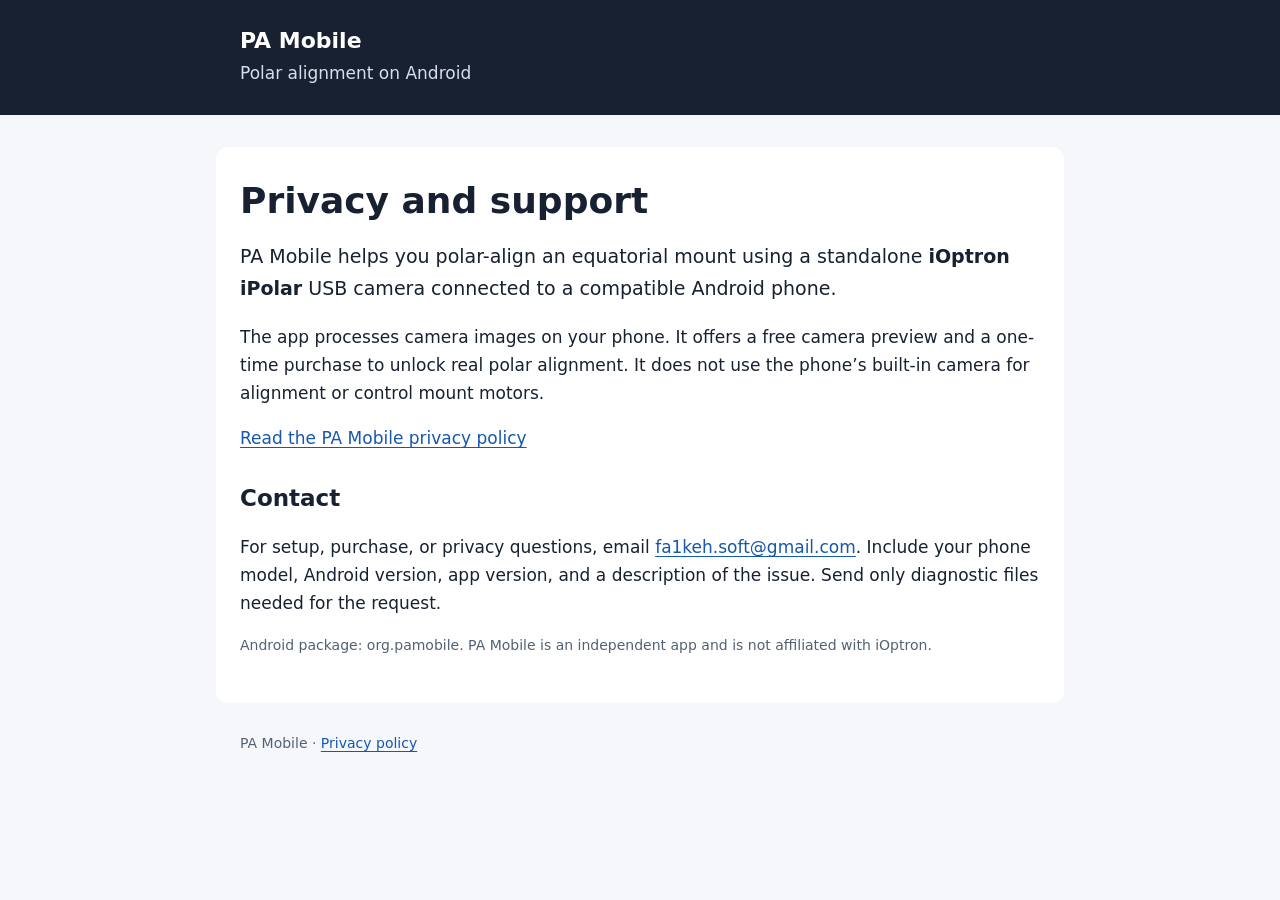
<file: index.html>
<!doctype html>
<html lang="en"><head><meta charset="utf-8"><meta name="viewport" content="width=device-width,initial-scale=1"><title>PA Mobile — Privacy and support</title><meta name="description" content="Privacy and support for PA Mobile, an Android polar-alignment app for the standalone iOptron iPolar USB camera."><link rel="stylesheet" href="styles.css"></head>
<body><header><a href="./">PA Mobile</a><p>Polar alignment on Android</p></header><main><h1>Privacy and support</h1><p class="lead">PA Mobile helps you polar-align an equatorial mount using a standalone <strong>iOptron iPolar</strong> USB camera connected to a compatible Android phone.</p><p>The app processes camera images on your phone. It offers a free camera preview and a one-time purchase to unlock real polar alignment. It does not use the phone’s built-in camera for alignment or control mount motors.</p><p><a href="privacy.html">Read the PA Mobile privacy policy</a></p><h2>Contact</h2><p>For setup, purchase, or privacy questions, email <a href="mailto:fa1keh.soft@gmail.com">fa1keh.soft@gmail.com</a>. Include your phone model, Android version, app version, and a description of the issue. Send only diagnostic files needed for the request.</p><p class="meta">Android package: org.pamobile. PA Mobile is an independent app and is not affiliated with iOptron.</p></main><footer>PA Mobile · <a href="privacy.html">Privacy policy</a></footer></body></html>
</file>
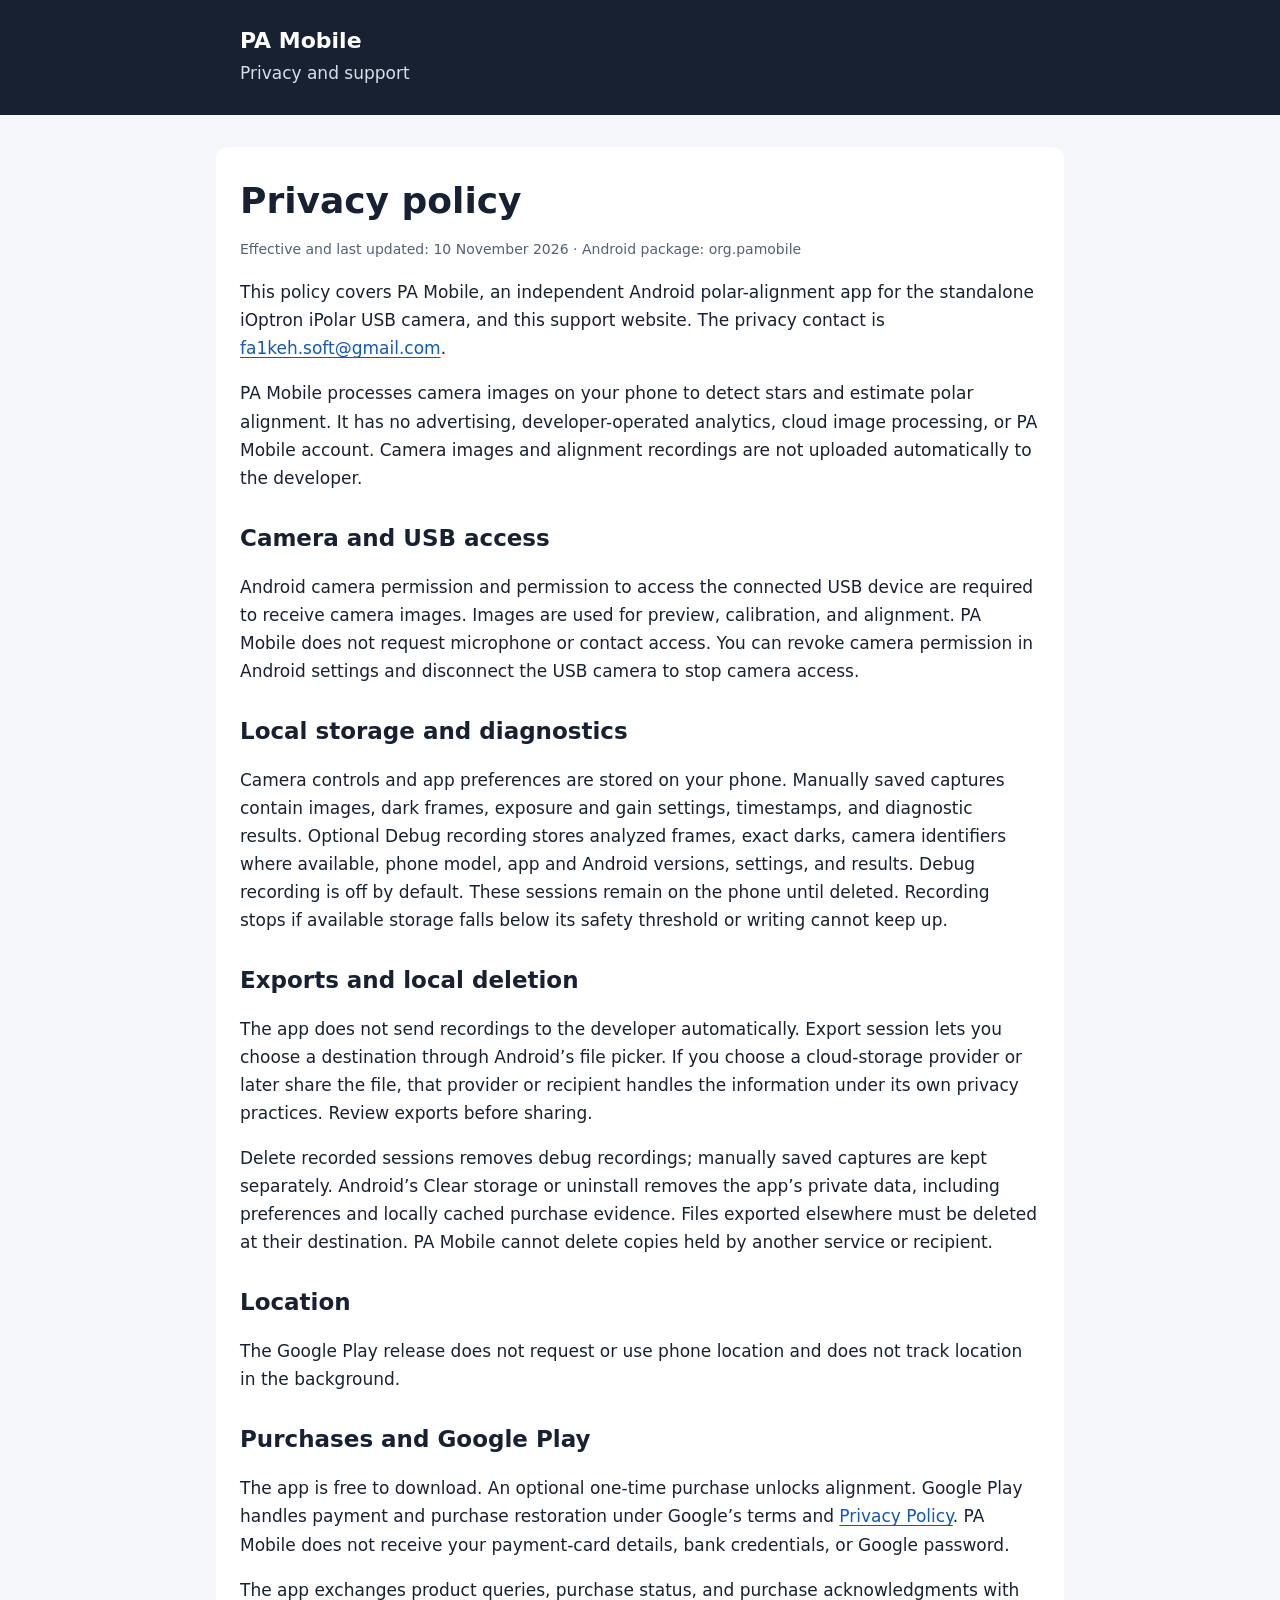
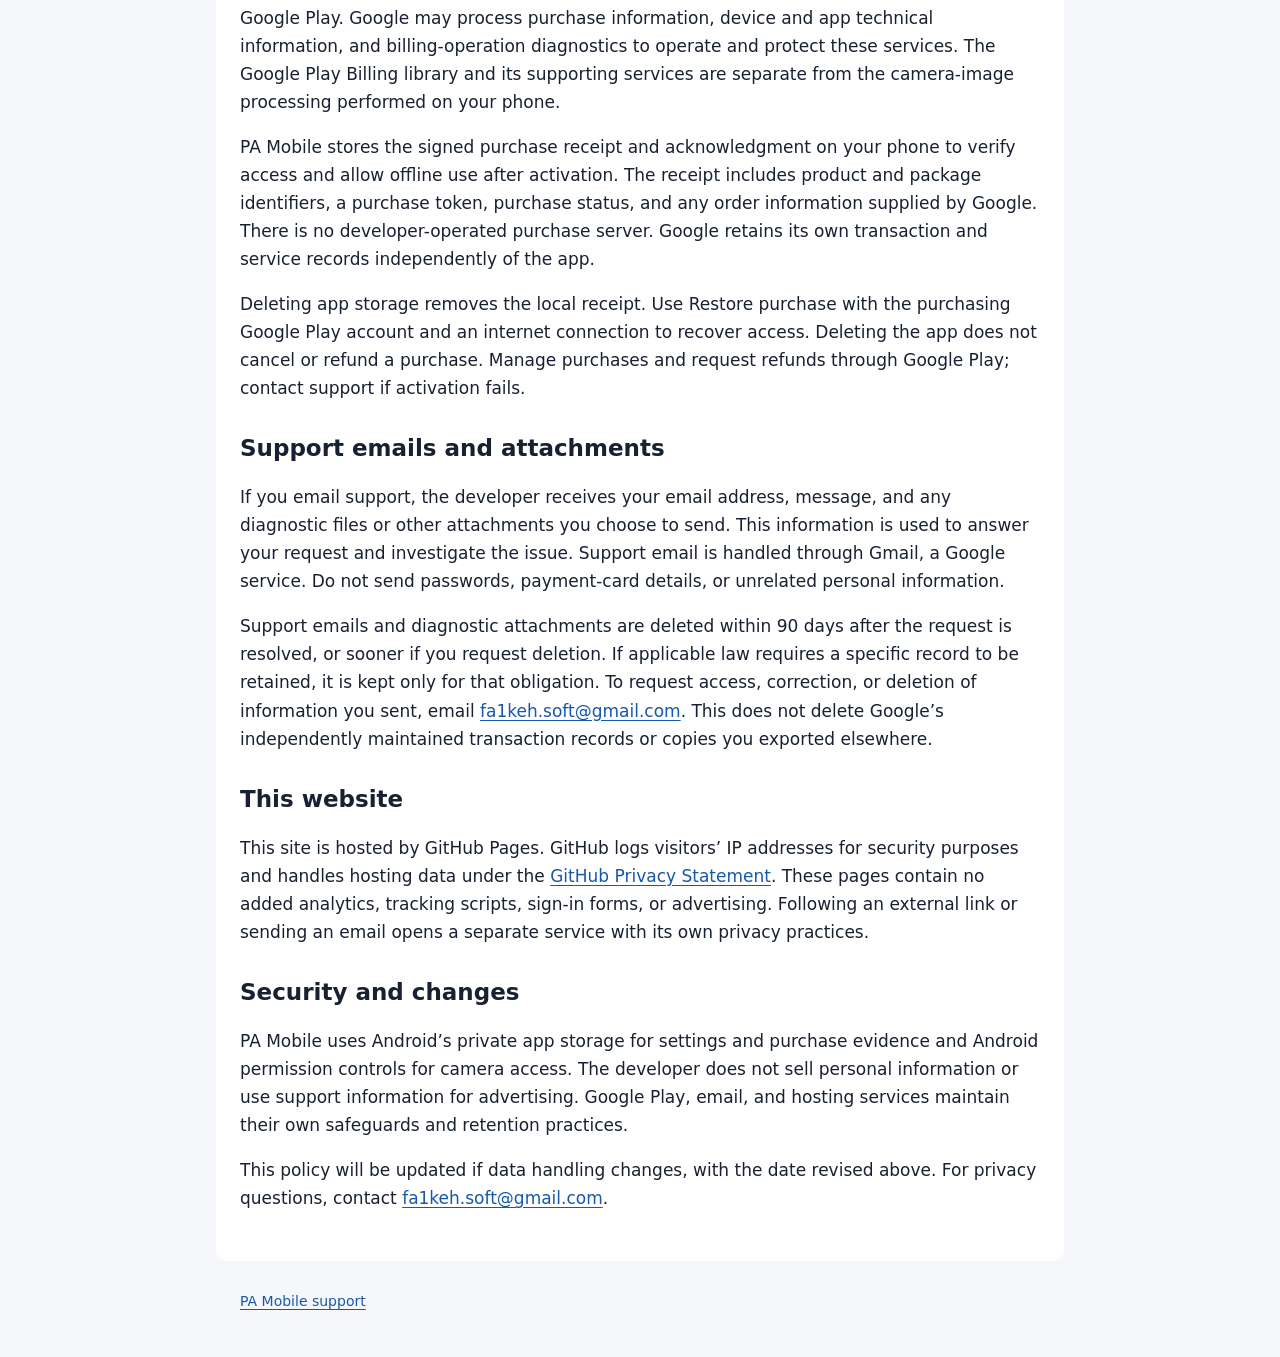
<file: privacy.html>
<!doctype html>
<html lang="en"><head><meta charset="utf-8"><meta name="viewport" content="width=device-width,initial-scale=1"><title>PA Mobile privacy policy</title><meta name="description" content="How PA Mobile handles camera images, local recordings, Google Play purchases, support information, and deletion requests."><link rel="stylesheet" href="styles.css"></head>
<body><header><a href="./">PA Mobile</a><p>Privacy and support</p></header><main><h1>Privacy policy</h1><p class="meta">Effective and last updated: 10 November 2026 · Android package: org.pamobile</p>
<p>This policy covers PA Mobile, an independent Android polar-alignment app for the standalone iOptron iPolar USB camera, and this support website. The privacy contact is <a href="mailto:fa1keh.soft@gmail.com?subject=PA%20Mobile%20privacy">fa1keh.soft@gmail.com</a>.</p>
<p>PA Mobile processes camera images on your phone to detect stars and estimate polar alignment. It has no advertising, developer-operated analytics, cloud image processing, or PA Mobile account. Camera images and alignment recordings are not uploaded automatically to the developer.</p>
<h2>Camera and USB access</h2><p>Android camera permission and permission to access the connected USB device are required to receive camera images. Images are used for preview, calibration, and alignment. PA Mobile does not request microphone or contact access. You can revoke camera permission in Android settings and disconnect the USB camera to stop camera access.</p>
<h2>Local storage and diagnostics</h2><p>Camera controls and app preferences are stored on your phone. Manually saved captures contain images, dark frames, exposure and gain settings, timestamps, and diagnostic results. Optional Debug recording stores analyzed frames, exact darks, camera identifiers where available, phone model, app and Android versions, settings, and results. Debug recording is off by default. These sessions remain on the phone until deleted. Recording stops if available storage falls below its safety threshold or writing cannot keep up.</p>
<h2>Exports and local deletion</h2><p>The app does not send recordings to the developer automatically. Export session lets you choose a destination through Android’s file picker. If you choose a cloud-storage provider or later share the file, that provider or recipient handles the information under its own privacy practices. Review exports before sharing.</p><p>Delete recorded sessions removes debug recordings; manually saved captures are kept separately. Android’s Clear storage or uninstall removes the app’s private data, including preferences and locally cached purchase evidence. Files exported elsewhere must be deleted at their destination. PA Mobile cannot delete copies held by another service or recipient.</p>
<h2>Location</h2><p>The Google Play release does not request or use phone location and does not track location in the background.</p>
<h2>Purchases and Google Play</h2><p>The app is free to download. An optional one-time purchase unlocks alignment. Google Play handles payment and purchase restoration under Google’s terms and <a href="https://policies.google.com/privacy">Privacy Policy</a>. PA Mobile does not receive your payment-card details, bank credentials, or Google password.</p><p>The app exchanges product queries, purchase status, and purchase acknowledgments with Google Play. Google may process purchase information, device and app technical information, and billing-operation diagnostics to operate and protect these services. The Google Play Billing library and its supporting services are separate from the camera-image processing performed on your phone.</p><p>PA Mobile stores the signed purchase receipt and acknowledgment on your phone to verify access and allow offline use after activation. The receipt includes product and package identifiers, a purchase token, purchase status, and any order information supplied by Google. There is no developer-operated purchase server. Google retains its own transaction and service records independently of the app.</p><p>Deleting app storage removes the local receipt. Use Restore purchase with the purchasing Google Play account and an internet connection to recover access. Deleting the app does not cancel or refund a purchase. Manage purchases and request refunds through Google Play; contact support if activation fails.</p>
<h2>Support emails and attachments</h2><p>If you email support, the developer receives your email address, message, and any diagnostic files or other attachments you choose to send. This information is used to answer your request and investigate the issue. Support email is handled through Gmail, a Google service. Do not send passwords, payment-card details, or unrelated personal information.</p><p>Support emails and diagnostic attachments are deleted within 90 days after the request is resolved, or sooner if you request deletion. If applicable law requires a specific record to be retained, it is kept only for that obligation. To request access, correction, or deletion of information you sent, email <a href="mailto:fa1keh.soft@gmail.com?subject=PA%20Mobile%20privacy">fa1keh.soft@gmail.com</a>. This does not delete Google’s independently maintained transaction records or copies you exported elsewhere.</p>
<h2>This website</h2><p>This site is hosted by GitHub Pages. GitHub logs visitors’ IP addresses for security purposes and handles hosting data under the <a href="https://docs.github.com/en/site-policy/privacy-policies/github-general-privacy-statement">GitHub Privacy Statement</a>. These pages contain no added analytics, tracking scripts, sign-in forms, or advertising. Following an external link or sending an email opens a separate service with its own privacy practices.</p>
<h2>Security and changes</h2><p>PA Mobile uses Android’s private app storage for settings and purchase evidence and Android permission controls for camera access. The developer does not sell personal information or use support information for advertising. Google Play, email, and hosting services maintain their own safeguards and retention practices.</p><p>This policy will be updated if data handling changes, with the date revised above. For privacy questions, contact <a href="mailto:fa1keh.soft@gmail.com">fa1keh.soft@gmail.com</a>.</p>
</main><footer><a href="./">PA Mobile support</a></footer></body></html>
</file>
<file: styles.css>
:root{color-scheme:light;font-family:system-ui,-apple-system,BlinkMacSystemFont,"Segoe UI",sans-serif;color:#182131;background:#f5f7fa}*{box-sizing:border-box}body{margin:0}header{background:#182131;color:#fff;padding:28px max(24px,calc((100vw - 800px)/2))}header a{color:inherit;text-decoration:none;font-size:22px;font-weight:700}header p{margin:6px 0 0;color:#d7deeb}main{max-width:848px;margin:32px auto;padding:32px 24px;background:#fff;border-radius:12px}h1{font-size:clamp(28px,5vw,36px);line-height:1.2;margin:0 0 16px}h2{font-size:23px;margin-top:32px;line-height:1.3}p,li{font-size:17px;line-height:1.65}a{color:#1658ac;text-underline-offset:3px}a:focus-visible{outline:3px solid #db8d1e;outline-offset:4px}.meta{font-size:14px;color:#526174}.lead{font-size:19px}footer{max-width:848px;margin:24px auto;padding:0 24px 24px;font-size:14px;color:#526174}@media(max-width:600px){main{margin:0;border-radius:0;padding-top:28px}header{padding:22px 24px}}
</file>
